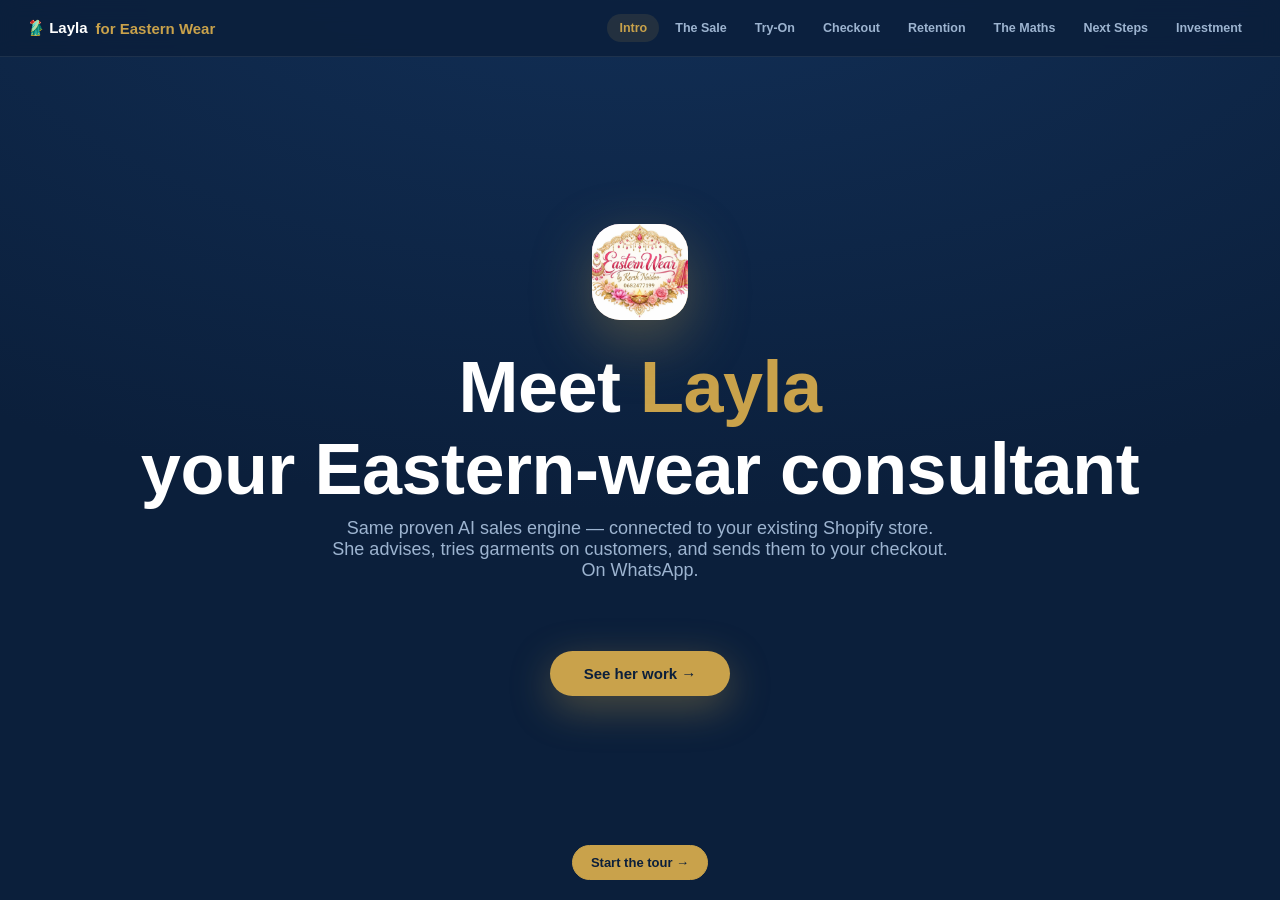
<file: index.html>
<!DOCTYPE html>
<html lang="en">
<head>
<meta charset="utf-8" />
<meta name="viewport" content="width=device-width, initial-scale=1" />
<title>Layla for Eastern Wear — Platform Repurpose Concept</title>
<link rel="icon" href="products/kersh-logo.jpg" />
<link rel="stylesheet" href="styles.css" />
</head>
<body>

<nav class="topnav">
  <a class="brand" href="index.html">🥻 Layla <span>for Eastern Wear</span></a>
  <div class="links">
    <a href="index.html" class="on">Intro</a>
    <a href="conversation.html">The Sale</a>
    <a href="tryon.html">Try-On</a>
    <a href="checkout.html">Checkout</a>
    <a href="retention.html">Retention</a>
    <a href="reuse.html">The Maths</a>
    <a href="next-steps.html">Next Steps</a>
    <a href="costing.html">Investment</a>
  </div>
</nav>

<section class="scene title-scene">
  <div class="brand-badge"><img src="products/kersh-logo.jpg" alt="Eastern Wear by Kersh"/></div>
  <h2 class="title-main">Meet <span class="gold">Layla</span><br/>your Eastern-wear consultant</h2>
  <p class="sub title-sub">Same proven AI sales engine — connected to your existing Shopify store.<br/>She advises, tries garments on customers, and sends them to your checkout. On WhatsApp.</p>
  <a class="title-cta" href="conversation.html">See her work →</a>
</section>

<div class="pager"><a href="conversation.html" class="primary">Start the tour →</a></div>

</body>
</html>
</file>
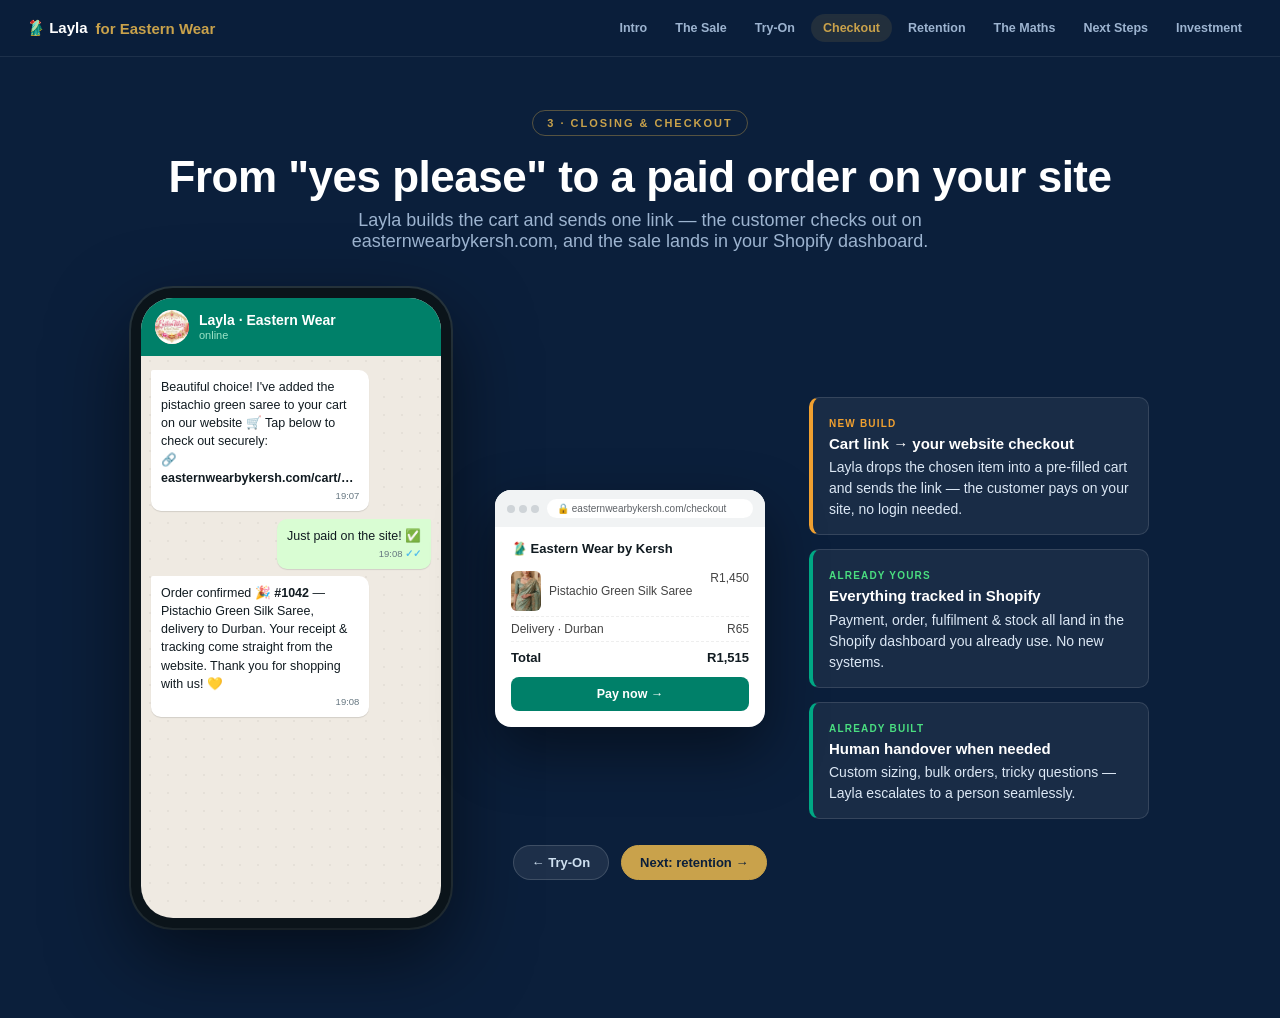
<file: checkout.html>
<!DOCTYPE html>
<html lang="en">
<head>
<meta charset="utf-8" />
<meta name="viewport" content="width=device-width, initial-scale=1" />
<title>Checkout — Layla for Eastern Wear</title>
<link rel="icon" href="products/kersh-logo.jpg" />
<link rel="stylesheet" href="styles.css" />
</head>
<body>

<nav class="topnav">
  <a class="brand" href="index.html">🥻 Layla <span>for Eastern Wear</span></a>
  <div class="links">
    <a href="index.html">Intro</a>
    <a href="conversation.html">The Sale</a>
    <a href="tryon.html">Try-On</a>
    <a href="checkout.html" class="on">Checkout</a>
    <a href="retention.html">Retention</a>
    <a href="reuse.html">The Maths</a>
    <a href="next-steps.html">Next Steps</a>
    <a href="costing.html">Investment</a>
  </div>
</nav>

<section class="scene">
  <span class="scene-tag">3 · Closing &amp; checkout</span>
  <h2>From "yes please" to a paid order on your site</h2>
  <p class="sub">Layla builds the cart and sends one link — the customer checks out on easternwearbykersh.com, and the sale lands in your Shopify dashboard.</p>
  <div class="stage">
    <div class="phone"><div class="screen">
      <div class="wa-header"><div class="wa-avatar"><img src="products/kersh-logo.jpg" alt="Layla"/></div><div><div class="wa-name">Layla · Eastern Wear</div><div class="wa-sub online">online</div></div></div>
      <div class="chat">
        <div class="b in" style="animation-delay:.8s">Beautiful choice! I've added the pistachio green saree to your cart on our website 🛒 Tap below to check out securely:<br/>🔗 <b>easternwearbykersh.com/cart/…</b><span class="t">19:07</span></div>
        <div class="b out" style="animation-delay:2.2s">Just paid on the site! ✅<span class="t">19:08 <span class="tick">✓✓</span></span></div>
        <div class="b in" style="animation-delay:3.6s">Order confirmed 🎉 <b>#1042</b> — Pistachio Green Silk Saree, delivery to Durban. Your receipt &amp; tracking come straight from the website. Thank you for shopping with us! 💛<span class="t">19:08</span></div>
      </div>
    </div></div>
    <div class="browser">
      <div class="bar"><span class="dots3"><i></i><i></i><i></i></span><span class="url">🔒 easternwearbykersh.com/checkout</span></div>
      <div class="body">
        <div class="shop">🥻 Eastern Wear by Kersh</div>
        <div class="line"><span class="thumb-wrap"><img src="products/pistachio-model.jpg" alt=""/>Pistachio Green Silk Saree</span><span>R1,450</span></div>
        <div class="line"><span>Delivery · Durban</span><span>R65</span></div>
        <div class="tot"><span>Total</span><span>R1,515</span></div>
        <div class="pay">Pay now →</div>
      </div>
    </div>
    <div class="captions">
      <div class="cap-item new" style="animation-delay:1s"><span class="tag">New build</span><b>Cart link → your website checkout</b>Layla drops the chosen item into a pre-filled cart and sends the link — the customer pays on your site, no login needed.</div>
      <div class="cap-item keep" style="animation-delay:2.6s"><span class="tag">Already yours</span><b>Everything tracked in Shopify</b>Payment, order, fulfilment &amp; stock all land in the Shopify dashboard you already use. No new systems.</div>
      <div class="cap-item keep" style="animation-delay:4s"><span class="tag">Already built</span><b>Human handover when needed</b>Custom sizing, bulk orders, tricky questions — Layla escalates to a person seamlessly.</div>
    </div>
  </div>
</section>

<div class="pager">
  <a href="tryon.html">← Try-On</a>
  <a href="retention.html" class="primary">Next: retention →</a>
</div>

<script>
  // scroll down naturally as each new message arrives (like a real phone)
  const chat=document.querySelector('.chat');
  document.querySelectorAll('.chat .b').forEach(b=>{
    b.addEventListener('animationstart',()=>{
      const cb=chat.getBoundingClientRect(),bb=b.getBoundingClientRect();
      let d=bb.bottom-cb.bottom;
      if(d>0&&bb.top-d<cb.top)d=bb.top-cb.top;
      if(d>0)chat.scrollBy({top:d,behavior:'smooth'});
    });
  });
</script>

</body>
</html>
</file>
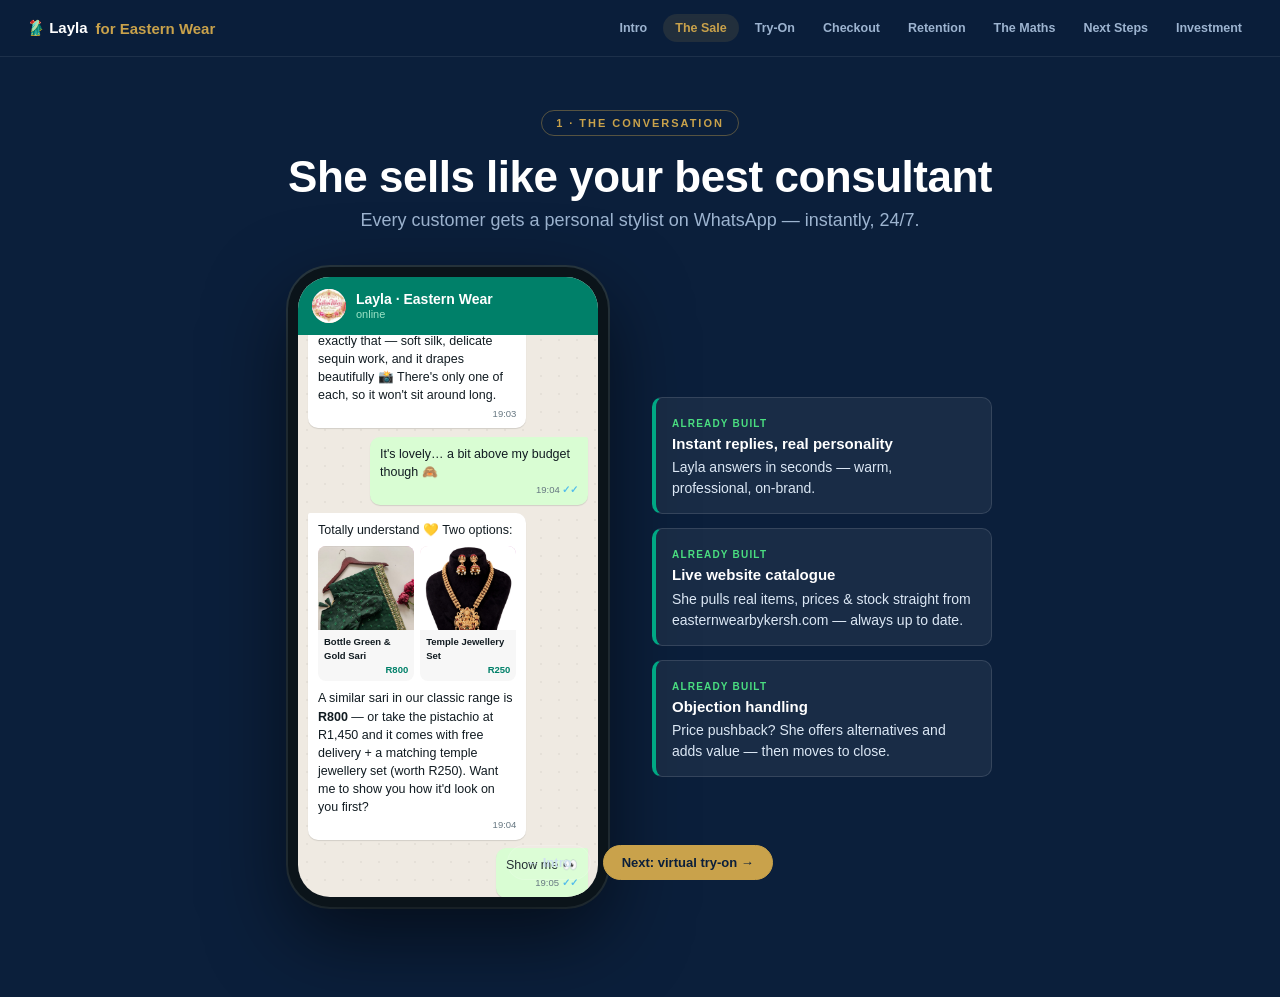
<file: conversation.html>
<!DOCTYPE html>
<html lang="en">
<head>
<meta charset="utf-8" />
<meta name="viewport" content="width=device-width, initial-scale=1" />
<title>The Sale — Layla for Eastern Wear</title>
<link rel="icon" href="products/kersh-logo.jpg" />
<link rel="stylesheet" href="styles.css" />
</head>
<body>

<nav class="topnav">
  <a class="brand" href="index.html">🥻 Layla <span>for Eastern Wear</span></a>
  <div class="links">
    <a href="index.html">Intro</a>
    <a href="conversation.html" class="on">The Sale</a>
    <a href="tryon.html">Try-On</a>
    <a href="checkout.html">Checkout</a>
    <a href="retention.html">Retention</a>
    <a href="reuse.html">The Maths</a>
    <a href="next-steps.html">Next Steps</a>
    <a href="costing.html">Investment</a>
  </div>
</nav>

<section class="scene">
  <span class="scene-tag">1 · The conversation</span>
  <h2>She sells like your best consultant</h2>
  <p class="sub">Every customer gets a personal stylist on WhatsApp — instantly, 24/7.</p>
  <div class="stage">
    <div class="phone"><div class="screen">
      <div class="wa-header"><div class="wa-avatar"><img src="products/kersh-logo.jpg" alt="Layla"/></div><div><div class="wa-name">Layla · Eastern Wear</div><div class="wa-sub online">online</div></div></div>
      <div class="chat">
        <div class="b out" style="animation-delay:.8s">Hi! I saw your new collection post 😍<span class="t">19:02 <span class="tick">✓✓</span></span></div>
        <div class="b in" style="animation-delay:1.6s">Hello! Welcome ✨ You have great taste — the new range just landed. Are you shopping for a special occasion?<span class="t">19:02</span></div>
        <div class="b out" style="animation-delay:2.6s">Yes! A family wedding next month. Something elegant but not over the top<span class="t">19:03 <span class="tick">✓✓</span></span></div>
        <div class="b in" style="animation-delay:3.8s">
          <div class="garment"><div class="img"><img src="products/pistachio-fabric.jpg" alt="Pistachio green silk saree - embroidery detail"/></div><div class="lbl"><span>Pistachio Green Silk Saree</span><span class="price">R1,450</span></div></div>
          This is our most-loved piece for exactly that — soft silk, delicate sequin work, and it drapes beautifully 📸 There's only one of each, so it won't sit around long.<span class="t">19:03</span>
        </div>
        <div class="b out" style="animation-delay:5.2s">It's lovely… a bit above my budget though 🙈<span class="t">19:04 <span class="tick">✓✓</span></span></div>
        <div class="b in" style="animation-delay:6.4s">
          Totally understand 💛 Two options:
          <div class="mini">
            <div class="garment"><div class="img"><img src="products/bottle-green-gold-sari.jpg" alt="Bottle green and gold sari"/></div><div class="lbl"><span>Bottle Green & Gold Sari</span><span class="price">R800</span></div></div>
            <div class="garment"><div class="img"><img src="products/temple-jewellery-set.jpg" alt="Temple jewellery set"/></div><div class="lbl"><span>Temple Jewellery Set</span><span class="price">R250</span></div></div>
          </div>
          A similar sari in our classic range is <b>R800</b> — or take the pistachio at R1,450 and it comes with free delivery + a matching temple jewellery set (worth R250). Want me to show you how it'd look on you first?<span class="t">19:04</span>
        </div>
        <div class="b out" style="animation-delay:7.8s">Show me 👀<span class="t">19:05 <span class="tick">✓✓</span></span></div>
      </div>
    </div></div>
    <div class="captions">
      <div class="cap-item keep" style="animation-delay:1s"><span class="tag">Already built</span><b>Instant replies, real personality</b>Layla answers in seconds — warm, professional, on-brand.</div>
      <div class="cap-item keep" style="animation-delay:3.2s"><span class="tag">Already built</span><b>Live website catalogue</b>She pulls real items, prices &amp; stock straight from easternwearbykersh.com — always up to date.</div>
      <div class="cap-item keep" style="animation-delay:6s"><span class="tag">Already built</span><b>Objection handling</b>Price pushback? She offers alternatives and adds value — then moves to close.</div>
    </div>
  </div>
</section>

<div class="pager">
  <a href="index.html">← Intro</a>
  <a href="tryon.html" class="primary">Next: virtual try-on →</a>
</div>

<script>
  // scroll down naturally as each new message arrives (like a real phone)
  const chat=document.querySelector('.chat');
  document.querySelectorAll('.chat .b').forEach(b=>{
    b.addEventListener('animationstart',()=>{
      const cb=chat.getBoundingClientRect(),bb=b.getBoundingClientRect();
      let d=bb.bottom-cb.bottom;
      if(d>0&&bb.top-d<cb.top)d=bb.top-cb.top;
      if(d>0)chat.scrollBy({top:d,behavior:'smooth'});
    });
  });
</script>

</body>
</html>
</file>
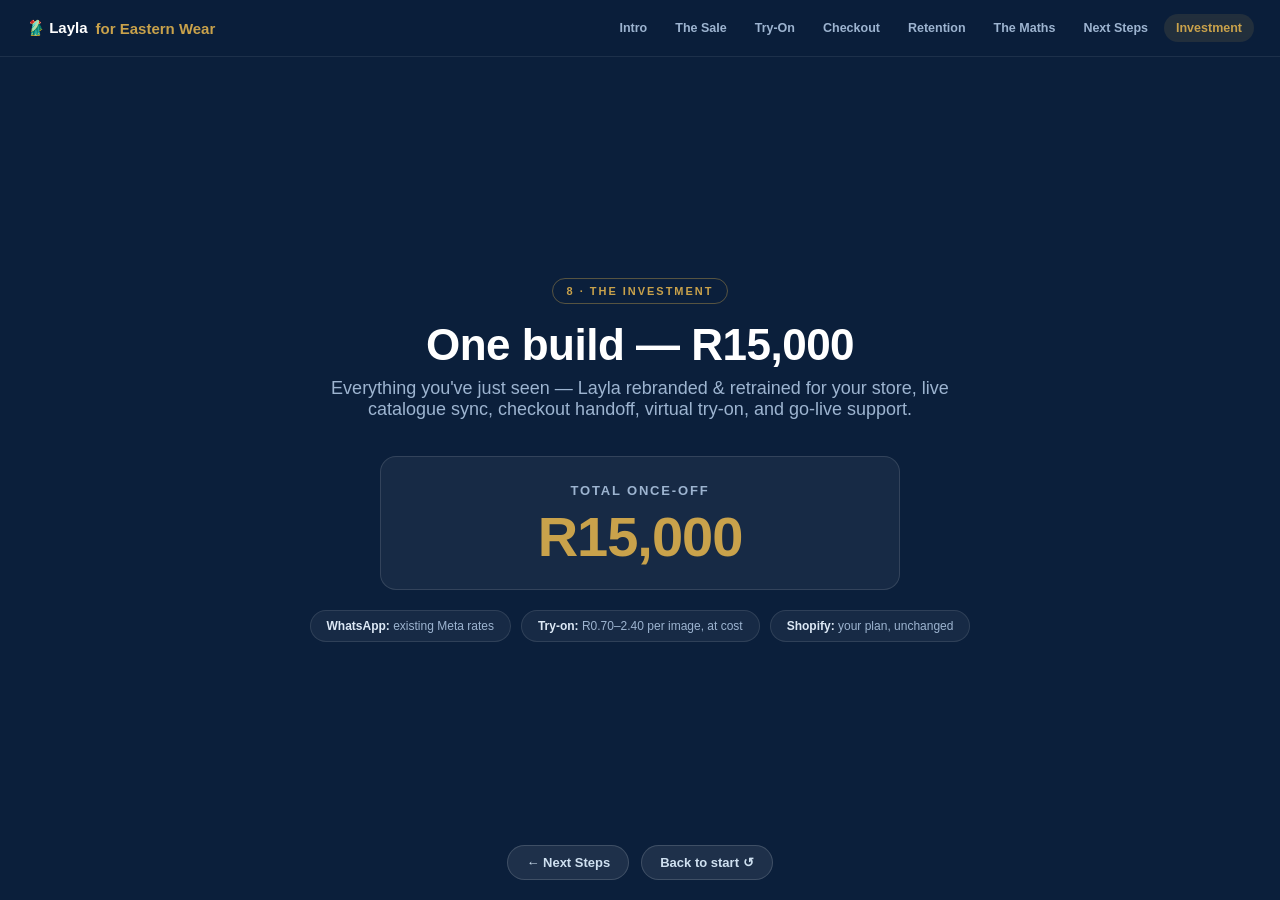
<file: costing.html>
<!DOCTYPE html>
<html lang="en">
<head>
<meta charset="utf-8" />
<meta name="viewport" content="width=device-width, initial-scale=1" />
<title>Investment — Layla for Eastern Wear</title>
<link rel="icon" href="products/kersh-logo.jpg" />
<link rel="stylesheet" href="styles.css" />
</head>
<body>

<nav class="topnav">
  <a class="brand" href="index.html">🥻 Layla <span>for Eastern Wear</span></a>
  <div class="links">
    <a href="index.html">Intro</a>
    <a href="conversation.html">The Sale</a>
    <a href="tryon.html">Try-On</a>
    <a href="checkout.html">Checkout</a>
    <a href="retention.html">Retention</a>
    <a href="reuse.html">The Maths</a>
    <a href="next-steps.html">Next Steps</a>
    <a href="costing.html" class="on">Investment</a>
  </div>
</nav>

<section class="scene">
  <span class="scene-tag">8 &middot; The investment</span>
  <h2>One build &mdash; <span class="gold">R15,000</span></h2>
  <p class="sub">Everything you've just seen &mdash; Layla rebranded & retrained for your store, live catalogue sync, checkout handoff, virtual try-on, and go-live support.</p>

  <div class="price-card">
    <div class="ptotal big" style="animation-delay:.6s"><span class="tl">Total once-off</span><span class="tv">R15,000</span></div>
  </div>

  <div class="run-strip">
    <div class="run-chip" style="animation-delay:1.6s"><b>WhatsApp:</b> existing Meta rates</div>
    <div class="run-chip" style="animation-delay:1.8s"><b>Try-on:</b> R0.70&ndash;2.40 per image, at cost</div>
    <div class="run-chip" style="animation-delay:2s"><b>Shopify:</b> your plan, unchanged</div>
  </div>

</section>

<div class="pager">
  <a href="next-steps.html">&larr; Next Steps</a>
  <a href="index.html">Back to start &#8634;</a>
</div>

</body>
</html>
</file>
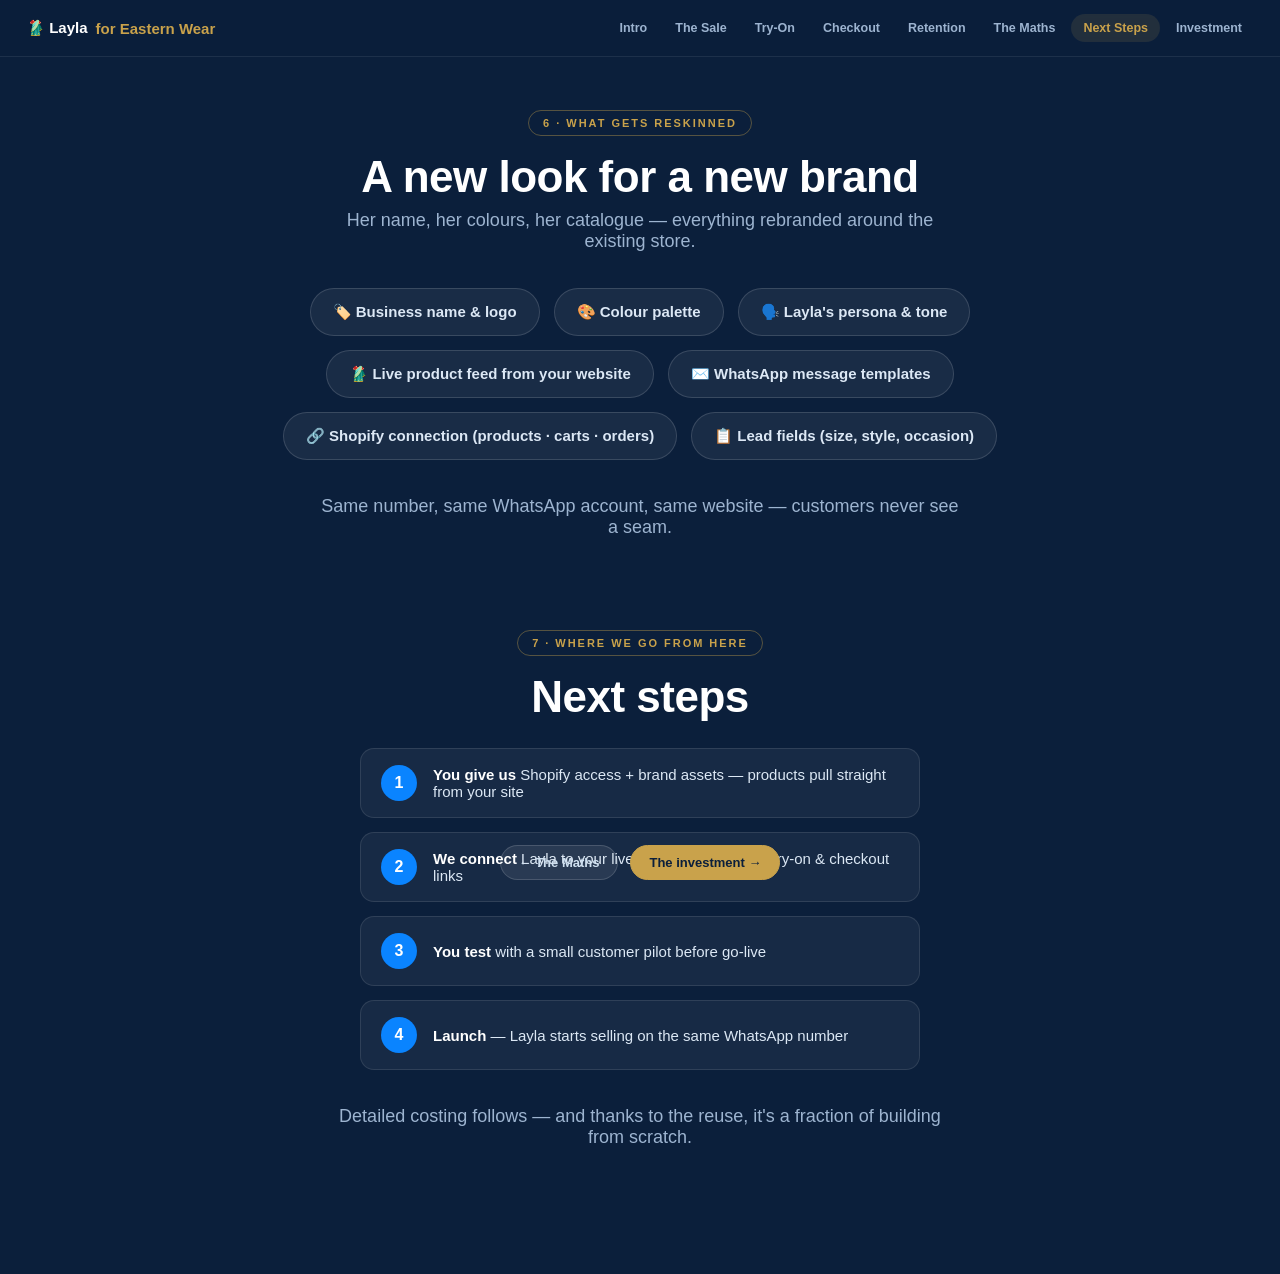
<file: next-steps.html>
<!DOCTYPE html>
<html lang="en">
<head>
<meta charset="utf-8" />
<meta name="viewport" content="width=device-width, initial-scale=1" />
<title>Next Steps — Layla for Eastern Wear</title>
<link rel="icon" href="products/kersh-logo.jpg" />
<link rel="stylesheet" href="styles.css" />
</head>
<body>

<nav class="topnav">
  <a class="brand" href="index.html">🥻 Layla <span>for Eastern Wear</span></a>
  <div class="links">
    <a href="index.html">Intro</a>
    <a href="conversation.html">The Sale</a>
    <a href="tryon.html">Try-On</a>
    <a href="checkout.html">Checkout</a>
    <a href="retention.html">Retention</a>
    <a href="reuse.html">The Maths</a>
    <a href="next-steps.html" class="on">Next Steps</a>
    <a href="costing.html">Investment</a>
  </div>
</nav>

<section class="scene">
  <span class="scene-tag">6 · What gets reskinned</span>
  <h2>A new look for a new brand</h2>
  <p class="sub">Her name, her colours, her catalogue — everything rebranded around the existing store.</p>
  <div class="chips">
    <div class="chip" style="animation-delay:.5s">🏷️ Business name &amp; logo</div>
    <div class="chip" style="animation-delay:.8s">🎨 Colour palette</div>
    <div class="chip" style="animation-delay:1.1s">🗣️ Layla's persona &amp; tone</div>
    <div class="chip" style="animation-delay:1.4s">🥻 Live product feed from your website</div>
    <div class="chip" style="animation-delay:1.7s">✉️ WhatsApp message templates</div>
    <div class="chip" style="animation-delay:2s">🔗 Shopify connection (products · carts · orders)</div>
    <div class="chip" style="animation-delay:2.3s">📋 Lead fields (size, style, occasion)</div>
  </div>
  <p class="sub fade" style="margin-top:36px;animation-delay:2.8s">Same number, same WhatsApp account, same website — customers never see a seam.</p>

  <div style="margin-top:56px;text-align:center">
    <span class="scene-tag">7 · Where we go from here</span>
    <h2 style="margin-bottom:26px">Next steps</h2>
  </div>
  <div class="steps">
    <div class="step" style="animation-delay:3.2s"><div class="num">1</div><div class="txt"><b>You give us</b> Shopify access + brand assets — products pull straight from your site</div></div>
    <div class="step" style="animation-delay:3.7s"><div class="num">2</div><div class="txt"><b>We connect</b> Layla to your live catalogue + wire up try-on &amp; checkout links</div></div>
    <div class="step" style="animation-delay:4.2s"><div class="num">3</div><div class="txt"><b>You test</b> with a small customer pilot before go-live</div></div>
    <div class="step" style="animation-delay:4.7s"><div class="num">4</div><div class="txt"><b>Launch</b> — Layla starts selling on the same WhatsApp number</div></div>
  </div>
  <p class="sub fade" style="margin-top:36px;animation-delay:5.4s">Detailed costing follows — and thanks to the reuse, it's a fraction of building from scratch.</p>
</section>

<div class="pager">
  <a href="reuse.html">← The Maths</a>
  <a href="costing.html" class="primary">The investment →</a>
</div>

</body>
</html>
</file>
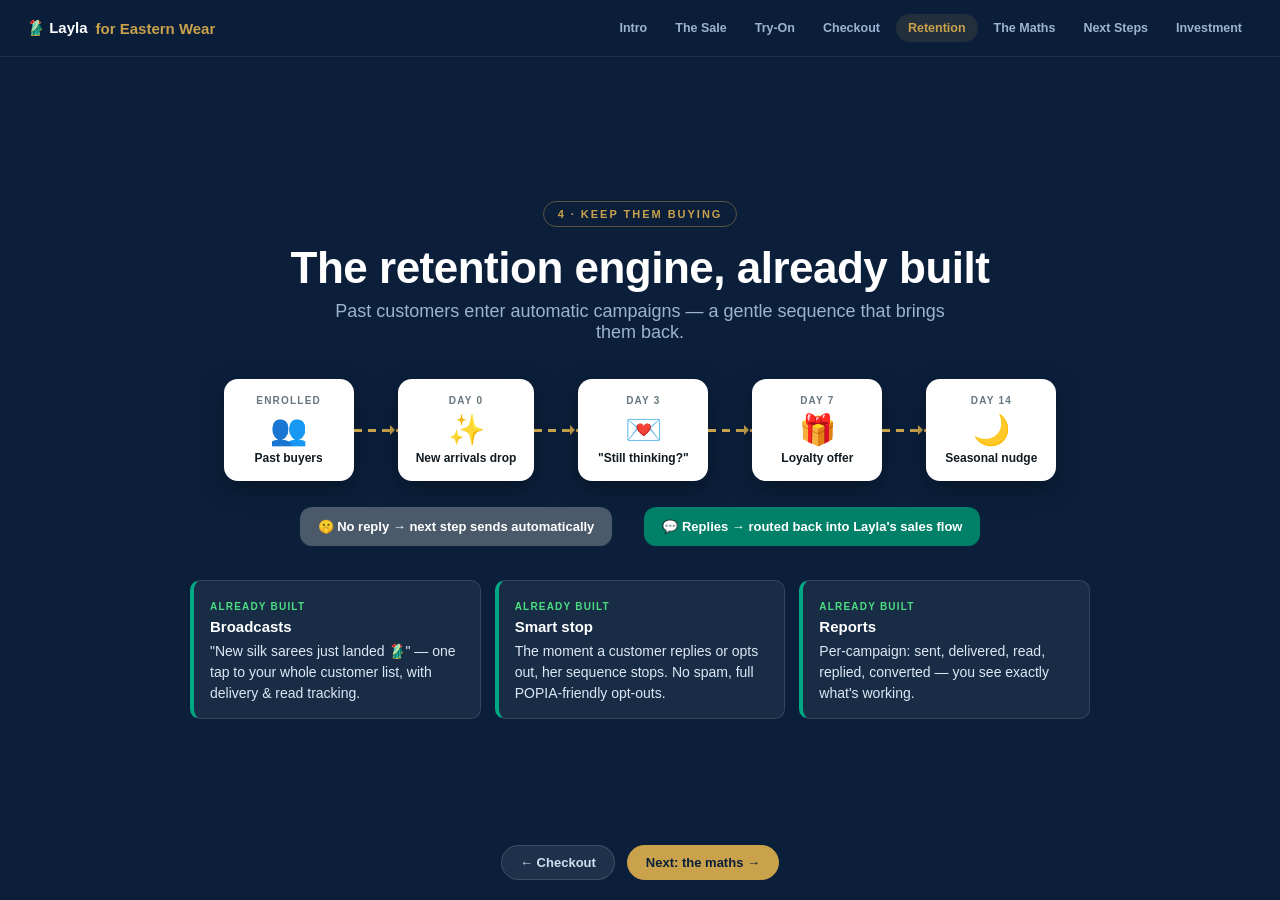
<file: retention.html>
<!DOCTYPE html>
<html lang="en">
<head>
<meta charset="utf-8" />
<meta name="viewport" content="width=device-width, initial-scale=1" />
<title>Retention — Layla for Eastern Wear</title>
<link rel="icon" href="products/kersh-logo.jpg" />
<link rel="stylesheet" href="styles.css" />
</head>
<body>

<nav class="topnav">
  <a class="brand" href="index.html">🥻 Layla <span>for Eastern Wear</span></a>
  <div class="links">
    <a href="index.html">Intro</a>
    <a href="conversation.html">The Sale</a>
    <a href="tryon.html">Try-On</a>
    <a href="checkout.html">Checkout</a>
    <a href="retention.html" class="on">Retention</a>
    <a href="reuse.html">The Maths</a>
    <a href="next-steps.html">Next Steps</a>
    <a href="costing.html">Investment</a>
  </div>
</nav>

<section class="scene">
  <span class="scene-tag">4 · Keep them buying</span>
  <h2>The retention engine, already built</h2>
  <p class="sub">Past customers enter automatic campaigns — a gentle sequence that brings them back.</p>
  <div class="pipe">
    <div class="node" style="animation-delay:.6s"><div class="day">Enrolled</div><div class="emoji">👥</div><div class="what">Past buyers</div></div>
    <div class="connector" style="animation-delay:1s"></div>
    <div class="node" style="animation-delay:1.4s"><div class="day">Day 0</div><div class="emoji">✨</div><div class="what">New arrivals drop</div></div>
    <div class="connector" style="animation-delay:1.9s"></div>
    <div class="node" style="animation-delay:2.3s"><div class="day">Day 3</div><div class="emoji">💌</div><div class="what">"Still thinking?"</div></div>
    <div class="connector" style="animation-delay:2.8s"></div>
    <div class="node" style="animation-delay:3.2s"><div class="day">Day 7</div><div class="emoji">🎁</div><div class="what">Loyalty offer</div></div>
    <div class="connector" style="animation-delay:3.7s"></div>
    <div class="node" style="animation-delay:4.1s"><div class="day">Day 14</div><div class="emoji">🌙</div><div class="what">Seasonal nudge</div></div>
  </div>
  <div class="pipe-branch">
    <div class="outcome noreply" style="animation-delay:4.8s">🤫 No reply → next step sends automatically</div>
    <div class="outcome sale" style="animation-delay:5.4s">💬 Replies → routed back into Layla's sales flow</div>
  </div>
  <div class="captions cap-row" style="margin-top:34px">
    <div class="cap-item keep" style="animation-delay:6s"><span class="tag">Already built</span><b>Broadcasts</b>"New silk sarees just landed 🥻" — one tap to your whole customer list, with delivery &amp; read tracking.</div>
    <div class="cap-item keep" style="animation-delay:6.5s"><span class="tag">Already built</span><b>Smart stop</b>The moment a customer replies or opts out, her sequence stops. No spam, full POPIA-friendly opt-outs.</div>
    <div class="cap-item keep" style="animation-delay:7s"><span class="tag">Already built</span><b>Reports</b>Per-campaign: sent, delivered, read, replied, converted — you see exactly what's working.</div>
  </div>
</section>

<div class="pager">
  <a href="checkout.html">← Checkout</a>
  <a href="reuse.html" class="primary">Next: the maths →</a>
</div>

</body>
</html>
</file>
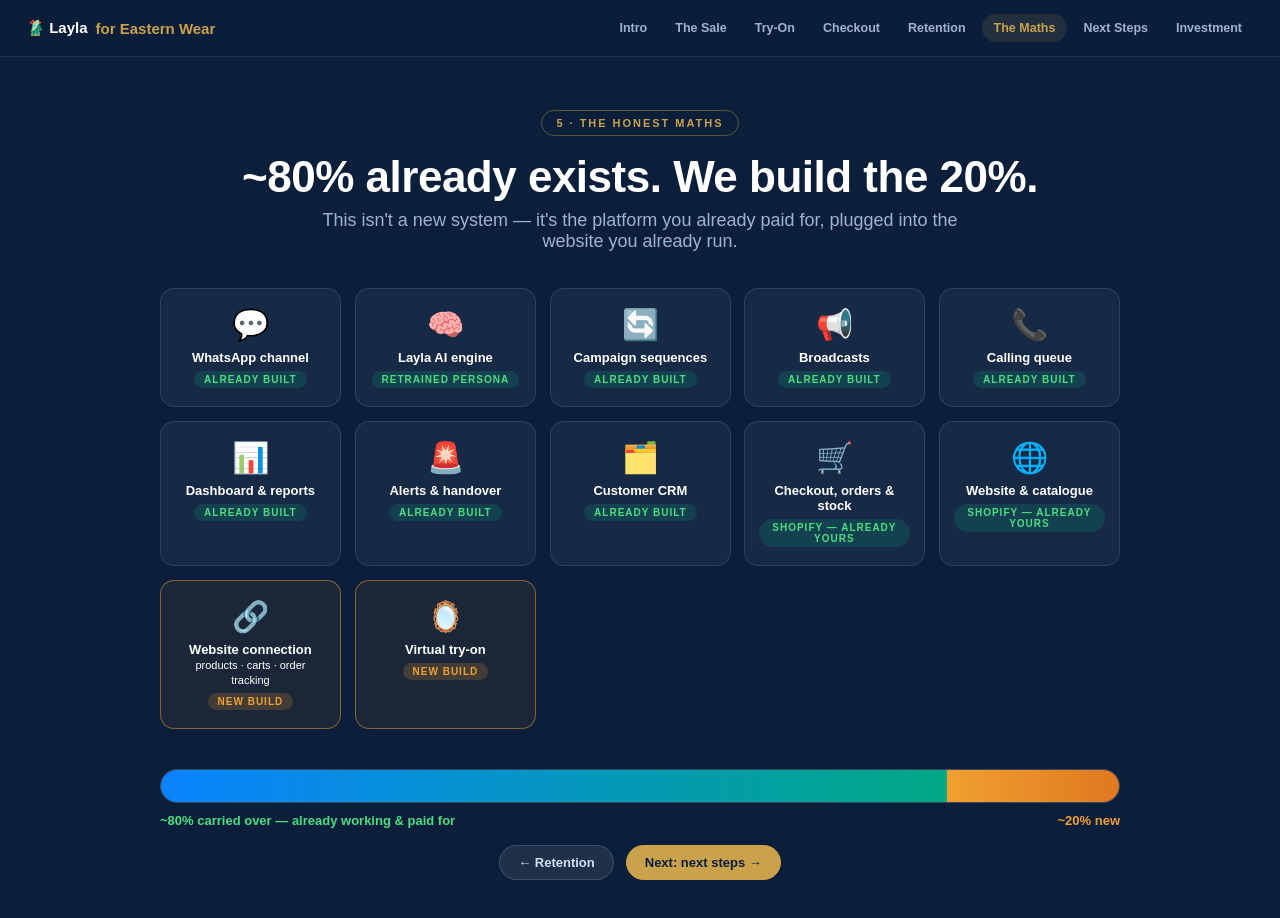
<file: reuse.html>
<!DOCTYPE html>
<html lang="en">
<head>
<meta charset="utf-8" />
<meta name="viewport" content="width=device-width, initial-scale=1" />
<title>The Maths — Layla for Eastern Wear</title>
<link rel="icon" href="products/kersh-logo.jpg" />
<link rel="stylesheet" href="styles.css" />
</head>
<body>

<nav class="topnav">
  <a class="brand" href="index.html">🥻 Layla <span>for Eastern Wear</span></a>
  <div class="links">
    <a href="index.html">Intro</a>
    <a href="conversation.html">The Sale</a>
    <a href="tryon.html">Try-On</a>
    <a href="checkout.html">Checkout</a>
    <a href="retention.html">Retention</a>
    <a href="reuse.html" class="on">The Maths</a>
    <a href="next-steps.html">Next Steps</a>
    <a href="costing.html">Investment</a>
  </div>
</nav>

<section class="scene">
  <span class="scene-tag">5 · The honest maths</span>
  <h2>~80% already exists. We build the 20%.</h2>
  <p class="sub">This isn't a new system — it's the platform you already paid for, plugged into the website you already run.</p>
  <div class="blocks">
    <div class="block keep" style="animation-delay:.5s"><div class="e">💬</div><div class="n">WhatsApp channel</div><span class="st">Already built</span></div>
    <div class="block keep" style="animation-delay:.7s"><div class="e">🧠</div><div class="n">Layla AI engine</div><span class="st">Retrained persona</span></div>
    <div class="block keep" style="animation-delay:.9s"><div class="e">🔄</div><div class="n">Campaign sequences</div><span class="st">Already built</span></div>
    <div class="block keep" style="animation-delay:1.1s"><div class="e">📢</div><div class="n">Broadcasts</div><span class="st">Already built</span></div>
    <div class="block keep" style="animation-delay:1.3s"><div class="e">📞</div><div class="n">Calling queue</div><span class="st">Already built</span></div>
    <div class="block keep" style="animation-delay:1.5s"><div class="e">📊</div><div class="n">Dashboard &amp; reports</div><span class="st">Already built</span></div>
    <div class="block keep" style="animation-delay:1.7s"><div class="e">🚨</div><div class="n">Alerts &amp; handover</div><span class="st">Already built</span></div>
    <div class="block keep" style="animation-delay:1.9s"><div class="e">🗂️</div><div class="n">Customer CRM</div><span class="st">Already built</span></div>
    <div class="block keep" style="animation-delay:2.1s"><div class="e">🛒</div><div class="n">Checkout, orders &amp; stock</div><span class="st">Shopify — already yours</span></div>
    <div class="block keep" style="animation-delay:2.3s"><div class="e">🌐</div><div class="n">Website &amp; catalogue</div><span class="st">Shopify — already yours</span></div>
    <div class="block new" style="animation-delay:2.6s"><div class="e">🔗</div><div class="n">Website connection<br/><span style="font-weight:400;font-size:11px">products · carts · order tracking</span></div><span class="st">New build</span></div>
    <div class="block new" style="animation-delay:2.8s"><div class="e">🪞</div><div class="n">Virtual try-on</div><span class="st">New build</span></div>
  </div>
  <div class="reuse-bar">
    <div class="reuse-track"><div class="reuse-keep"></div><div class="reuse-new"></div></div>
    <div class="reuse-labels"><span class="k">~80% carried over — already working &amp; paid for</span><span class="n">~20% new</span></div>
  </div>
</section>

<div class="pager">
  <a href="retention.html">← Retention</a>
  <a href="next-steps.html" class="primary">Next: next steps →</a>
</div>

</body>
</html>
</file>
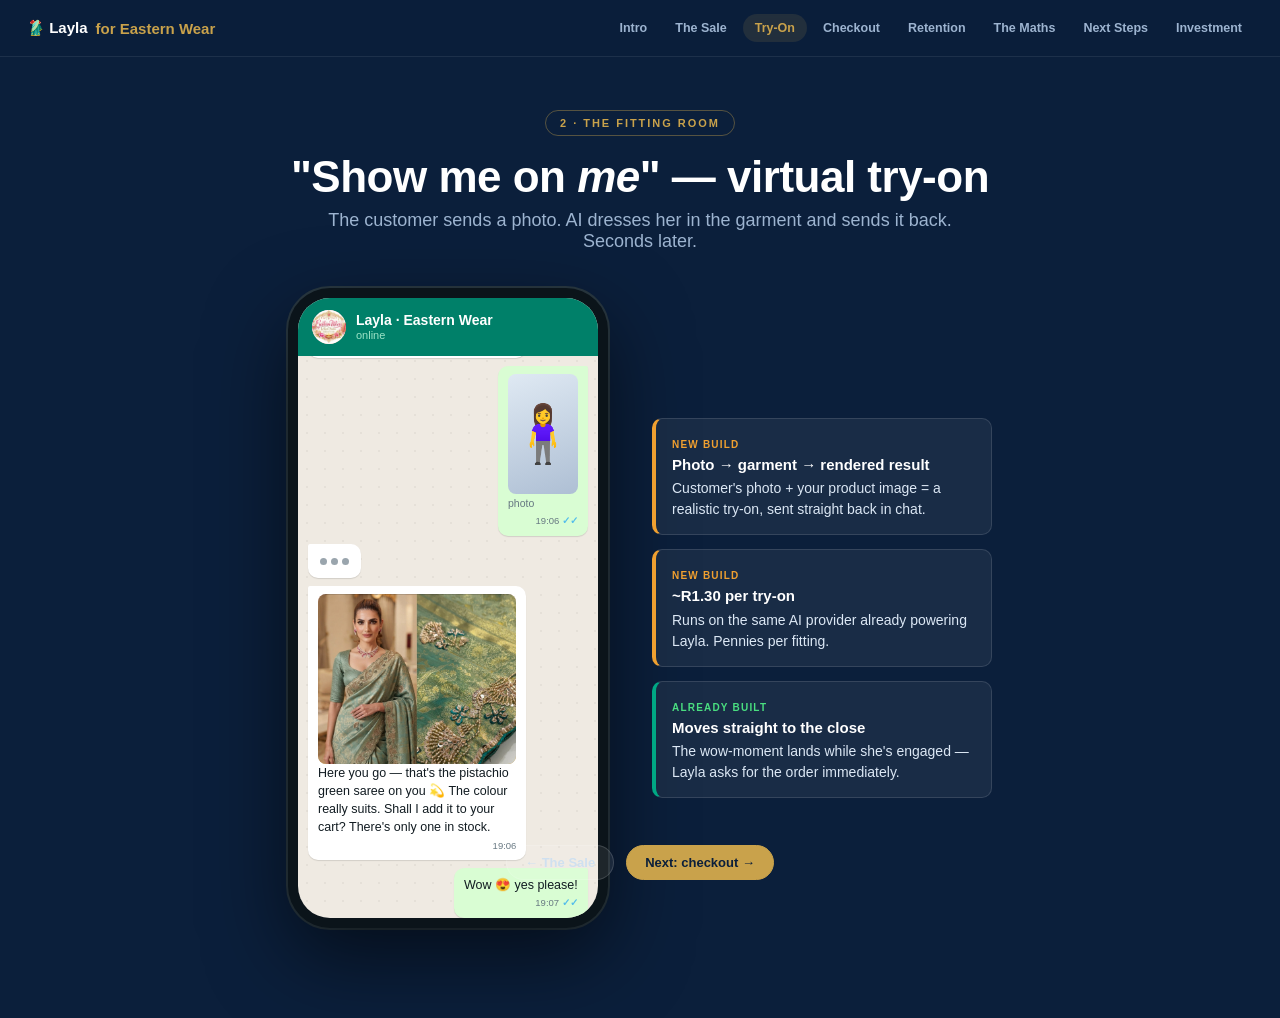
<file: tryon.html>
<!DOCTYPE html>
<html lang="en">
<head>
<meta charset="utf-8" />
<meta name="viewport" content="width=device-width, initial-scale=1" />
<title>Virtual Try-On — Layla for Eastern Wear</title>
<link rel="icon" href="products/kersh-logo.jpg" />
<link rel="stylesheet" href="styles.css" />
</head>
<body>

<nav class="topnav">
  <a class="brand" href="index.html">🥻 Layla <span>for Eastern Wear</span></a>
  <div class="links">
    <a href="index.html">Intro</a>
    <a href="conversation.html">The Sale</a>
    <a href="tryon.html" class="on">Try-On</a>
    <a href="checkout.html">Checkout</a>
    <a href="retention.html">Retention</a>
    <a href="reuse.html">The Maths</a>
    <a href="next-steps.html">Next Steps</a>
    <a href="costing.html">Investment</a>
  </div>
</nav>

<section class="scene">
  <span class="scene-tag">2 · The fitting room</span>
  <h2>"Show me on <em>me</em>" — virtual try-on</h2>
  <p class="sub">The customer sends a photo. AI dresses her in the garment and sends it back. Seconds later.</p>
  <div class="stage">
    <div class="phone"><div class="screen">
      <div class="wa-header"><div class="wa-avatar"><img src="products/kersh-logo.jpg" alt="Layla"/></div><div><div class="wa-name">Layla · Eastern Wear</div><div class="wa-sub online">online</div></div></div>
      <div class="chat">
        <div class="b in" style="animation-delay:.8s">Send me a clear photo of yourself and I'll show you exactly how it looks on you ✨<span class="t">19:05</span></div>
        <div class="b out" style="animation-delay:2s">
          <div class="photo" id="tryonPhoto"><span class="before">🧍‍♀️</span><div class="scanline"></div></div>
          <span class="cap processing-tag" id="procTag">photo</span>
          <span class="t">19:06 <span class="tick">✓✓</span></span>
        </div>
        <div class="b in" id="typingBubble" style="animation-delay:3.4s"><span class="dots"><i></i><i></i><i></i></span></div>
        <div class="b in" style="animation-delay:4.6s">
          <div class="photo result"><img src="products/pistachio-saree.jpg" alt="try-on result"/></div>
          Here you go — that's the pistachio green saree on you 💫 The colour really suits. Shall I add it to your cart? There's only one in stock.<span class="t">19:06</span>
        </div>
        <div class="b out" style="animation-delay:6s">Wow 😍 yes please!<span class="t">19:07 <span class="tick">✓✓</span></span></div>
      </div>
    </div></div>
    <div class="captions">
      <div class="cap-item new" style="animation-delay:1s"><span class="tag">New build</span><b>Photo → garment → rendered result</b>Customer's photo + your product image = a realistic try-on, sent straight back in chat.</div>
      <div class="cap-item new" style="animation-delay:3s"><span class="tag">New build</span><b>~R1.30 per try-on</b>Runs on the same AI provider already powering Layla. Pennies per fitting.</div>
      <div class="cap-item keep" style="animation-delay:5s"><span class="tag">Already built</span><b>Moves straight to the close</b>The wow-moment lands while she's engaged — Layla asks for the order immediately.</div>
    </div>
  </div>
</section>

<div class="pager">
  <a href="conversation.html">← The Sale</a>
  <a href="checkout.html" class="primary">Next: checkout →</a>
</div>

<script>
  // scroll down naturally as each new message arrives (like a real phone)
  const chat=document.querySelector('.chat');
  document.querySelectorAll('.chat .b').forEach(b=>{
    b.addEventListener('animationstart',()=>{
      const cb=chat.getBoundingClientRect(),bb=b.getBoundingClientRect();
      let d=bb.bottom-cb.bottom;
      if(d>0&&bb.top-d<cb.top)d=bb.top-cb.top;
      if(d>0)chat.scrollBy({top:d,behavior:'smooth'});
    });
  });
  const photo=document.getElementById('tryonPhoto');
  setTimeout(()=>photo.classList.add('processing'),2100);
  setTimeout(()=>{photo.classList.remove('processing');photo.classList.add('done');photo.closest('.b').classList.add('done');},4600);
  const proc=document.getElementById('procTag');setTimeout(()=>proc.textContent='processing…',2100);
  const typing=document.getElementById('typingBubble');setTimeout(()=>typing.style.display='none',4600);
</script>

</body>
</html>
</file>
<file: styles.css>
:root{
  --navy:#0b1f3b; --accent:#0a84ff; --gold:#c9a24b; --green:#00a884; --green-dark:#008069;
  --wa-bg:#efeae2; --wa-out:#d9fdd3; --ink:#111b21; --muted:#667781;
  --card:#ffffff; --border:#e3e3e3; --amber:#f0a030;
}
*{box-sizing:border-box;margin:0;padding:0}
html{scroll-behavior:smooth}
body{
  font-family:-apple-system,BlinkMacSystemFont,"Segoe UI",Roboto,Helvetica,Arial,sans-serif;
  background:var(--navy); color:var(--ink); overflow-x:hidden; min-height:100vh;
  display:flex; flex-direction:column;
}

/* ---------- top nav ---------- */
.topnav{
  position:fixed; top:0; left:0; right:0; z-index:50;
  display:flex; align-items:center; justify-content:space-between;
  padding:14px 26px; background:rgba(11,31,59,.85); backdrop-filter:blur(10px);
  border-bottom:1px solid rgba(255,255,255,.08);
}
.topnav .brand{color:#fff;font-weight:800;font-size:15px;text-decoration:none;display:flex;align-items:center;gap:8px}
.topnav .brand span{color:var(--gold)}
.topnav .links{display:flex;gap:4px}
.topnav .links a{
  color:#9db4d0;text-decoration:none;font-size:12.5px;font-weight:600;padding:7px 12px;border-radius:999px;transition:.2s;
}
.topnav .links a:hover{color:#fff;background:rgba(255,255,255,.08)}
.topnav .links a.on{color:var(--gold);background:rgba(201,162,75,.12)}

/* ---------- scene ---------- */
.scene{
  flex:1; display:flex; flex-direction:column; align-items:center; justify-content:center;
  padding:110px 24px 90px; position:relative;
}
.scene h2{
  font-size:clamp(26px,4vw,44px); color:#fff; font-weight:800; letter-spacing:-.5px;
  margin-bottom:8px; text-align:center;
}
.scene .sub{color:#9db4d0; font-size:clamp(14px,1.6vw,18px); margin-bottom:36px; text-align:center; max-width:640px}
.stage{display:flex; gap:44px; align-items:center; justify-content:center; flex-wrap:wrap; width:100%; max-width:1150px}
.scene-tag{
  display:inline-block; font-size:11px; font-weight:700; letter-spacing:.18em; text-transform:uppercase;
  color:var(--gold); border:1px solid rgba(201,162,75,.4); padding:6px 14px; border-radius:999px; margin-bottom:16px;
  opacity:0; transform:translateY(10px); animation:fadeUp .6s .1s forwards;
}

/* ---------- pager (prev / next) ---------- */
.pager{
  position:fixed; bottom:20px; left:0; right:0; z-index:40;
  display:flex; justify-content:center; gap:12px; pointer-events:none;
}
.pager a{
  pointer-events:auto; color:#cfe0f0; text-decoration:none; font-size:13px; font-weight:600;
  background:rgba(255,255,255,.08); border:1px solid rgba(255,255,255,.15);
  padding:9px 18px; border-radius:999px; transition:.2s;
}
.pager a:hover{background:rgba(255,255,255,.18);color:#fff}
.pager a.primary{background:var(--gold);border-color:var(--gold);color:#0b1f3b;font-weight:700}
.pager a.primary:hover{background:#d9b563}

/* ---------- phone ---------- */
.phone{
  width:320px; height:640px; background:#0b141a; border-radius:42px; padding:10px;
  box-shadow:0 30px 80px rgba(0,0,0,.55), 0 0 0 2px #2a3942; flex-shrink:0;
  opacity:0; transform:translateY(40px) scale(.95);
  animation:phoneIn .7s .2s cubic-bezier(.2,.8,.25,1) forwards;
}
.screen{width:100%; height:100%; border-radius:32px; overflow:hidden; display:flex; flex-direction:column;
  background:var(--wa-bg);
  background-image:radial-gradient(rgba(0,0,0,.045) 1px, transparent 1px); background-size:18px 18px;}
.wa-header{
  background:var(--green-dark); color:#fff; padding:12px 14px; display:flex; align-items:center; gap:10px; flex-shrink:0;
}
.wa-avatar{width:34px;height:34px;border-radius:50%;background:linear-gradient(135deg,#e8b4d8,#c9a24b);display:flex;align-items:center;justify-content:center;font-size:18px}
.wa-name{font-size:14px;font-weight:600;line-height:1.1}
.wa-sub{font-size:11px;opacity:.85}
.wa-sub.online{color:#b8f5d8}
.chat{flex:1;padding:14px 10px;display:flex;flex-direction:column;gap:8px;overflow:hidden}

/* ---------- bubbles ---------- */
.b{max-width:78%;padding:8px 10px;border-radius:10px;font-size:12.5px;line-height:1.45;position:relative;
  opacity:0;transform:translateY(14px) scale(.96);box-shadow:0 1px 1px rgba(0,0,0,.12);
  animation:bubbleIn .45s cubic-bezier(.2,.9,.3,1.2) forwards}
.b.in{align-self:flex-start;background:#fff;border-top-left-radius:2px}
.b.out{align-self:flex-end;background:var(--wa-out);border-top-right-radius:2px}
.b .t{display:block;font-size:9.5px;color:var(--muted);text-align:right;margin-top:2px}
.b .t .tick{color:#53bdeb;font-weight:700}
.b .cap{font-size:10.5px;color:var(--muted);margin-top:4px}
.b a{color:#0a84ff}

/* garment card inside bubble */
.garment{border-radius:8px;overflow:hidden;margin-bottom:6px}
.garment .img{height:110px;display:flex;align-items:center;justify-content:center;font-size:52px;
  background:linear-gradient(135deg,#f6d5e0 0%,#e8b4d8 40%,#b98ac9 100%)}
.garment.g2 .img{background:linear-gradient(135deg,#f8e3c0 0%,#e9b86a 45%,#b3712e 100%)}
.garment.g3 .img{background:linear-gradient(135deg,#cdeede 0%,#7fc8a9 45%,#2e8b74 100%)}
.garment .lbl{background:#f7f7f7;padding:6px 8px;font-size:11px;font-weight:600;display:flex;justify-content:space-between}
.garment .lbl .price{color:var(--green-dark)}

/* selfie / try-on images */
.photo{border-radius:8px;height:120px;display:flex;align-items:center;justify-content:center;font-size:56px;
  background:linear-gradient(160deg,#dfe9f3,#aebfd4);position:relative;overflow:hidden}
.photo.result{background:linear-gradient(160deg,#f6d5e0,#c9a24b);height:170px}
.photo .scanline{position:absolute;inset:0;background:linear-gradient(180deg,transparent,rgba(255,255,255,.7),transparent);
  transform:translateY(-100%)}
.processing .scanline{animation:scan 1.4s ease-in-out infinite}
.photo .after{position:absolute;inset:0;display:flex;align-items:center;justify-content:center;font-size:56px;
  background:linear-gradient(160deg,#fde6f0,#e8b4d8);opacity:0}
.done .after{animation:reveal .8s forwards}
.done .processing-tag{display:none}

/* typing indicator */
.dots{display:inline-flex;gap:4px;padding:4px 2px}
.dots i{width:7px;height:7px;border-radius:50%;background:#9aa5ad;animation:blink 1.2s infinite}
.dots i:nth-child(2){animation-delay:.2s}.dots i:nth-child(3){animation-delay:.4s}

/* ---------- browser mockup (website checkout) ---------- */
.browser{
  width:270px;background:#fff;border-radius:16px;overflow:hidden;flex-shrink:0;
  box-shadow:0 24px 60px rgba(0,0,0,.45);opacity:0;transform:translateY(40px) scale(.95);
  animation:phoneIn .7s 1s cubic-bezier(.2,.8,.25,1) forwards;
}
.browser .bar{display:flex;align-items:center;gap:8px;background:#f1f3f4;padding:9px 12px}
.browser .dots3{display:flex;gap:4px}
.browser .dots3 i{width:8px;height:8px;border-radius:50%;background:#cfd4d8}
.browser .url{flex:1;background:#fff;border-radius:999px;font-size:10px;color:#5f6368;padding:4px 10px;
  overflow:hidden;white-space:nowrap;text-overflow:ellipsis}
.browser .body{padding:14px 16px 16px}
.browser .shop{font-size:13px;font-weight:700;color:var(--ink);margin-bottom:10px;display:flex;align-items:center;gap:6px}
.browser .line{display:flex;justify-content:space-between;font-size:12px;color:#444;padding:5px 0;border-bottom:1px dashed #eee}
.browser .tot{display:flex;justify-content:space-between;font-size:13px;font-weight:800;padding-top:8px;color:var(--ink)}
.browser .pay{margin-top:12px;background:var(--green-dark);color:#fff;text-align:center;font-size:12.5px;
  font-weight:700;padding:10px;border-radius:8px}

/* floating side captions */
.captions{display:flex;flex-direction:column;gap:14px;max-width:340px}
.captions.cap-row{flex-direction:row;max-width:900px;justify-content:center;flex-wrap:wrap}
.captions.cap-row .cap-item{flex:1;min-width:220px}
.cap-item{
  background:rgba(255,255,255,.06);border:1px solid rgba(255,255,255,.12);border-left:4px solid var(--gold);
  border-radius:10px;padding:14px 16px;color:#dce8f5;font-size:14px;line-height:1.5;
  opacity:0;transform:translateX(24px); animation:slideL .55s forwards;
}
.cap-item b{color:#fff;display:block;font-size:15px;margin-bottom:2px}
.cap-item .tag{font-size:10px;font-weight:700;letter-spacing:.12em;text-transform:uppercase;color:var(--gold)}
.cap-item.new{border-left-color:var(--amber)}
.cap-item.new .tag{color:var(--amber)}
.cap-item.keep{border-left-color:var(--green)}
.cap-item.keep .tag{color:#4ade80}

/* ---------- pipeline ---------- */
.pipe{display:flex;align-items:center;gap:0;flex-wrap:wrap;justify-content:center;max-width:1000px}
.node{
  background:#fff;border-radius:14px;padding:16px 18px;min-width:130px;text-align:center;
  box-shadow:0 8px 24px rgba(0,0,0,.35);opacity:0;transform:translateY(24px);
  animation:fadeUp .5s forwards;
}
.node .day{font-size:10px;font-weight:700;letter-spacing:.12em;color:var(--muted);text-transform:uppercase}
.node .emoji{font-size:30px;margin:6px 0 4px}
.node .what{font-size:12px;font-weight:600;color:var(--ink)}
.node.reply{border:2px solid var(--green);background:#f0fdf6}
.connector{width:44px;height:3px;background:repeating-linear-gradient(90deg,var(--gold) 0 8px,transparent 8px 14px);
  opacity:0;position:relative; animation:fadeIn .4s forwards}
.connector::after{content:"";position:absolute;right:-2px;top:-4px;border:5px solid transparent;border-left-color:var(--gold)}
.pipe-branch{display:flex;gap:32px;margin-top:26px;flex-wrap:wrap;justify-content:center}
.outcome{
  border-radius:12px;padding:12px 18px;font-size:13px;font-weight:600;color:#fff;display:flex;gap:10px;align-items:center;
  opacity:0;transform:scale(.85); animation:pop .5s forwards;
}
.outcome.noreply{background:#4a5a6a}
.outcome.sale{background:var(--green-dark)}

/* ---------- keep vs build ---------- */
.blocks{display:grid;grid-template-columns:repeat(auto-fit,minmax(150px,1fr));gap:14px;max-width:960px;width:100%}
.block{
  background:rgba(255,255,255,.05);border:1px solid rgba(255,255,255,.1);border-radius:14px;
  padding:18px 14px;text-align:center;color:#cfe0f0;opacity:0;transform:translateY(20px) scale(.95);
  animation:fadeUp .5s forwards;
}
.block .e{font-size:30px;margin-bottom:8px}
.block .n{font-size:13px;font-weight:700;color:#fff}
.block .st{font-size:10px;font-weight:700;letter-spacing:.1em;text-transform:uppercase;margin-top:6px;display:inline-block;
  padding:3px 10px;border-radius:999px}
.block.keep .st{background:rgba(0,168,132,.18);color:#4ade80}
.block.new{border-color:rgba(240,160,48,.5);background:rgba(240,160,48,.07)}
.block.new .st{background:rgba(240,160,48,.18);color:var(--amber)}
.reuse-bar{margin-top:40px;max-width:960px;width:100%}
.reuse-track{height:34px;border-radius:999px;background:rgba(255,255,255,.08);overflow:hidden;display:flex;border:1px solid rgba(255,255,255,.12)}
.reuse-keep{height:100%;background:linear-gradient(90deg,#0a84ff,#00a884);width:0;animation:fillK 1.4s .8s cubic-bezier(.3,.7,.3,1) forwards}
.reuse-new{height:100%;background:linear-gradient(90deg,#f0a030,#e07820);width:0;animation:fillN 1.4s .8s cubic-bezier(.3,.7,.3,1) forwards}
.reuse-labels{display:flex;justify-content:space-between;margin-top:10px;font-size:13px;flex-wrap:wrap;gap:8px}
.reuse-labels .k{color:#4ade80;font-weight:700}
.reuse-labels .n{color:var(--amber);font-weight:700}

/* ---------- title page ---------- */
.title-scene{background:radial-gradient(1200px 600px at 50% -10%,#123058,var(--navy))}
.brand-badge{
  width:96px;height:96px;border-radius:28px;background:linear-gradient(135deg,#e8b4d8,#c9a24b);
  display:flex;align-items:center;justify-content:center;font-size:48px;
  box-shadow:0 20px 60px rgba(201,162,75,.35);opacity:0;transform:scale(.6) rotate(-8deg);
  animation:popIn .8s .2s cubic-bezier(.2,.9,.3,1.4) forwards;
}
.title-main{font-size:clamp(38px,6vw,72px)!important;margin-top:26px!important}
.title-main .gold{color:var(--gold)}
.title-sub{opacity:0;animation:fadeUp .7s .7s forwards}
.title-cta{
  margin-top:34px;display:inline-block;background:var(--gold);color:#0b1f3b;text-decoration:none;
  font-weight:800;font-size:15px;padding:14px 34px;border-radius:999px;opacity:0;transform:translateY(16px);
  animation:fadeUp .7s 1.1s forwards; box-shadow:0 12px 40px rgba(201,162,75,.35); transition:.2s;
}
.title-cta:hover{background:#d9b563;transform:translateY(-2px)}

/* chips */
.chips{display:flex;flex-wrap:wrap;gap:14px;justify-content:center;max-width:800px}
.chip{
  background:rgba(255,255,255,.06);border:1px solid rgba(255,255,255,.14);color:#dce8f5;
  padding:14px 22px;border-radius:999px;font-size:15px;font-weight:600;display:flex;gap:10px;align-items:center;
  opacity:0;transform:translateY(16px); animation:fadeUp .45s forwards;
}

/* next steps */
.steps{display:flex;flex-direction:column;gap:14px;max-width:560px;width:100%}
.step{display:flex;gap:16px;align-items:center;background:rgba(255,255,255,.05);border:1px solid rgba(255,255,255,.1);
  border-radius:14px;padding:16px 20px;opacity:0;transform:translateX(-20px); animation:slideL .5s forwards}
.step .num{width:36px;height:36px;border-radius:50%;background:var(--accent);color:#fff;font-weight:800;
  display:flex;align-items:center;justify-content:center;flex-shrink:0}
.step .txt{color:#dce8f5;font-size:15px}
.step .txt b{color:#fff}

/* generic delayed fade */
.fade{opacity:0;animation:fadeUp .8s forwards}

/* ---------- real product images ---------- */
.garment .img{height:150px}
.garment .img img{width:100%;height:100%;object-fit:cover;object-position:top;display:block}
.garment .lbl{flex-wrap:wrap;gap:2px 8px}
.mini{display:flex;gap:6px;margin:7px 0 2px}
.mini .garment{flex:1;min-width:0}
.mini .garment .img{height:84px}
.mini .garment .lbl{display:block;font-size:9.5px;padding:5px 6px}
.mini .garment .lbl .price{display:block;text-align:right}
.photo .after img,.photo.result img{width:100%;height:100%;object-fit:cover;object-position:top;display:block}
.browser .line .thumb-wrap{display:flex;align-items:center;gap:8px;min-width:0}
.browser .line .thumb-wrap img{width:30px;height:40px;object-fit:cover;border-radius:6px;flex-shrink:0}

.wa-avatar img{width:100%;height:100%;object-fit:cover;object-position:top;border-radius:50%}
.brand-badge{overflow:hidden}
.brand-badge img{width:100%;height:100%;object-fit:cover;object-position:top}

/* ---------- investment / costing ---------- */
.price-card{background:rgba(255,255,255,.05);border:1px solid rgba(255,255,255,.12);border-radius:16px;
  padding:26px 30px 20px;max-width:520px;width:100%;opacity:0;transform:translateY(20px);animation:fadeUp .6s .3s forwards;text-align:center}
.ptotal{display:flex;justify-content:space-between;align-items:center;opacity:0;transform:translateY(10px);animation:fadeUp .6s forwards}
.ptotal.big{flex-direction:column;gap:6px}
.ptotal .tl{color:#9db4d0;font-weight:700;font-size:13px;letter-spacing:.14em;text-transform:uppercase}
.ptotal .tv{color:var(--gold);font-weight:800;font-size:52px;letter-spacing:-1px}
.ptotal.big .tv{font-size:56px}
.pnote{margin-top:14px;color:#8fa5c0;font-size:12.5px;opacity:0;animation:fadeUp .6s forwards}
.run-strip{display:flex;gap:10px;flex-wrap:wrap;justify-content:center;max-width:760px;margin-top:20px}
.run-chip{background:rgba(255,255,255,.05);border:1px solid rgba(255,255,255,.1);border-radius:999px;
  padding:8px 16px;color:#9db4d0;font-size:12px;opacity:0;transform:translateY(10px);animation:fadeUp .5s forwards}
.run-chip b{color:#dce8f5;font-weight:700}

/* ---------- keyframes ---------- */
@keyframes bubbleIn{to{opacity:1;transform:translateY(0) scale(1)}}
@keyframes phoneIn{to{opacity:1;transform:translateY(0) scale(1)}}
@keyframes fadeUp{to{opacity:1;transform:translateY(0)}}
@keyframes fadeIn{to{opacity:1}}
@keyframes slideL{to{opacity:1;transform:translateX(0)}}
@keyframes pop{to{opacity:1;transform:scale(1)}}
@keyframes popIn{to{opacity:1;transform:scale(1) rotate(0)}}
@keyframes blink{0%,80%,100%{opacity:.3}40%{opacity:1}}
@keyframes scan{0%{transform:translateY(-100%)}100%{transform:translateY(100%)}}
@keyframes reveal{to{opacity:1}}
@keyframes fillK{to{width:82%}}
@keyframes fillN{to{width:18%}}

@media (max-width:920px){
  .stage{gap:28px}
  .captions{max-width:100%}
  .cap-row{flex-direction:column;max-width:100%;align-items:stretch}
  /* pipeline turns vertical */
  .pipe{flex-direction:column}
  .connector{width:3px;height:30px;background:repeating-linear-gradient(180deg,var(--gold) 0 8px,transparent 8px 14px)}
  .connector::after{right:-3.5px;top:auto;bottom:-8px;border-left-color:transparent;border-top-color:var(--gold)}
  .pipe-branch{flex-direction:column;gap:12px;align-items:center}
  .reuse-labels{flex-direction:column;gap:4px}
}

@media (max-width:640px){
  /* nav: brand row + horizontally scrollable links */
  .topnav{padding:10px 14px;flex-wrap:wrap;row-gap:6px}
  .topnav .brand{font-size:14px;white-space:nowrap}
  .topnav .links{width:100%;flex-wrap:nowrap;overflow-x:auto;-webkit-overflow-scrolling:touch;scrollbar-width:none;padding-bottom:2px}
  .topnav .links::-webkit-scrollbar{display:none}
  .topnav .links a{font-size:12px;padding:6px 10px;white-space:nowrap;flex-shrink:0}

  .scene{padding:120px 16px 100px}
  .scene h2{font-size:clamp(24px,7.5vw,34px)}
  .scene .sub{font-size:14px;margin-bottom:28px;padding:0 8px}
  .scene-tag{font-size:10px}

  .phone{width:min(300px,88vw);height:560px}
  .browser{width:min(300px,88vw)}

  .node{min-width:110px;padding:14px 16px;width:min(240px,80vw)}
  .blocks{grid-template-columns:repeat(2,1fr);gap:10px}
  .block{padding:14px 10px}
  .block .e{font-size:24px}
  .block .n{font-size:12px}
  .reuse-track{height:26px}
  .reuse-bar{margin-top:28px}

  .chip{padding:11px 16px;font-size:13.5px}
  .step{padding:13px 14px;gap:12px}
  .step .num{width:30px;height:30px;font-size:14px}
  .step .txt{font-size:14px}

  .cap-item{padding:12px 14px;font-size:13.5px}
  .pager{bottom:14px;gap:8px;padding:0 12px}
  .pager a{padding:9px 14px;font-size:12.5px}
  .price-card{padding:20px 16px 16px}
  .ptotal.big .tv{font-size:40px}
  .run-chip{font-size:11px;padding:7px 12px}
}
</file>
